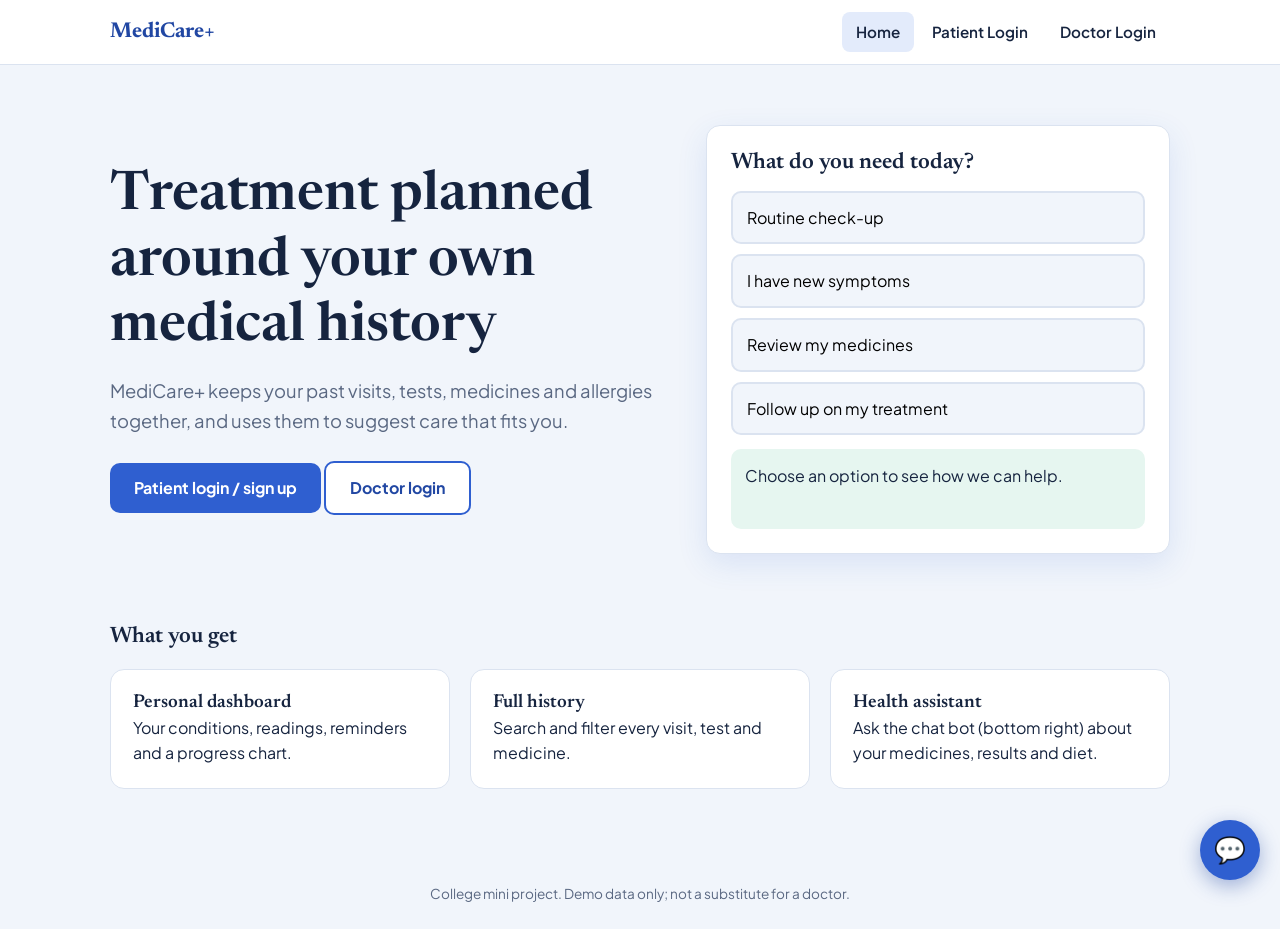
<file: index.html>
<!DOCTYPE html>
<html lang="en"><head><meta charset="UTF-8"><meta name="viewport" content="width=device-width,initial-scale=1">
<title>Home | MediCare+</title>
<link href="https://fonts.googleapis.com/css2?family=Newsreader:wght@600;700&family=Plus+Jakarta+Sans:wght@400;600;700&display=swap" rel="stylesheet">
<link rel="stylesheet" href="style.css"></head>
<body data-chat="1">
<header class="top"><div class="wrap"><a class="logo" href="index.html">MediCare+</a><nav id="nav" aria-label="Main"></nav></div></header>
<main>
<section class="hero"><div class="wrap">
 <div><h1>Treatment planned around your own medical history</h1>
 <p>MediCare+ keeps your past visits, tests, medicines and allergies together, and uses them to suggest care that fits you.</p>
 <a class="btn" href="login.html">Patient login / sign up</a> <a class="btn alt" href="doctor-login.html">Doctor login</a></div>
 <div class="panel"><h2>What do you need today?</h2>
  <div class="opts">
   <button class="opt" data-k="a">Routine check-up</button><button class="opt" data-k="b">I have new symptoms</button>
   <button class="opt" data-k="c">Review my medicines</button><button class="opt" data-k="d">Follow up on my treatment</button></div>
  <div class="result" id="result" aria-live="polite">Choose an option to see how we can help.</div></div>
</div></section>
<section class="feat"><div class="wrap"><h2>What you get</h2><div class="grid">
 <div class="card"><h3>Personal dashboard</h3><p>Your conditions, readings, reminders and a progress chart.</p></div>
 <div class="card"><h3>Full history</h3><p>Search and filter every visit, test and medicine.</p></div>
 <div class="card"><h3>Health assistant</h3><p>Ask the chat bot (bottom right) about your medicines, results and diet.</p></div>
</div></div></section></main>
<footer>College mini project. Demo data only; not a substitute for a doctor.</footer>
<script src="app.js"></script><script src="chatbot.js"></script></body></html>
</file>
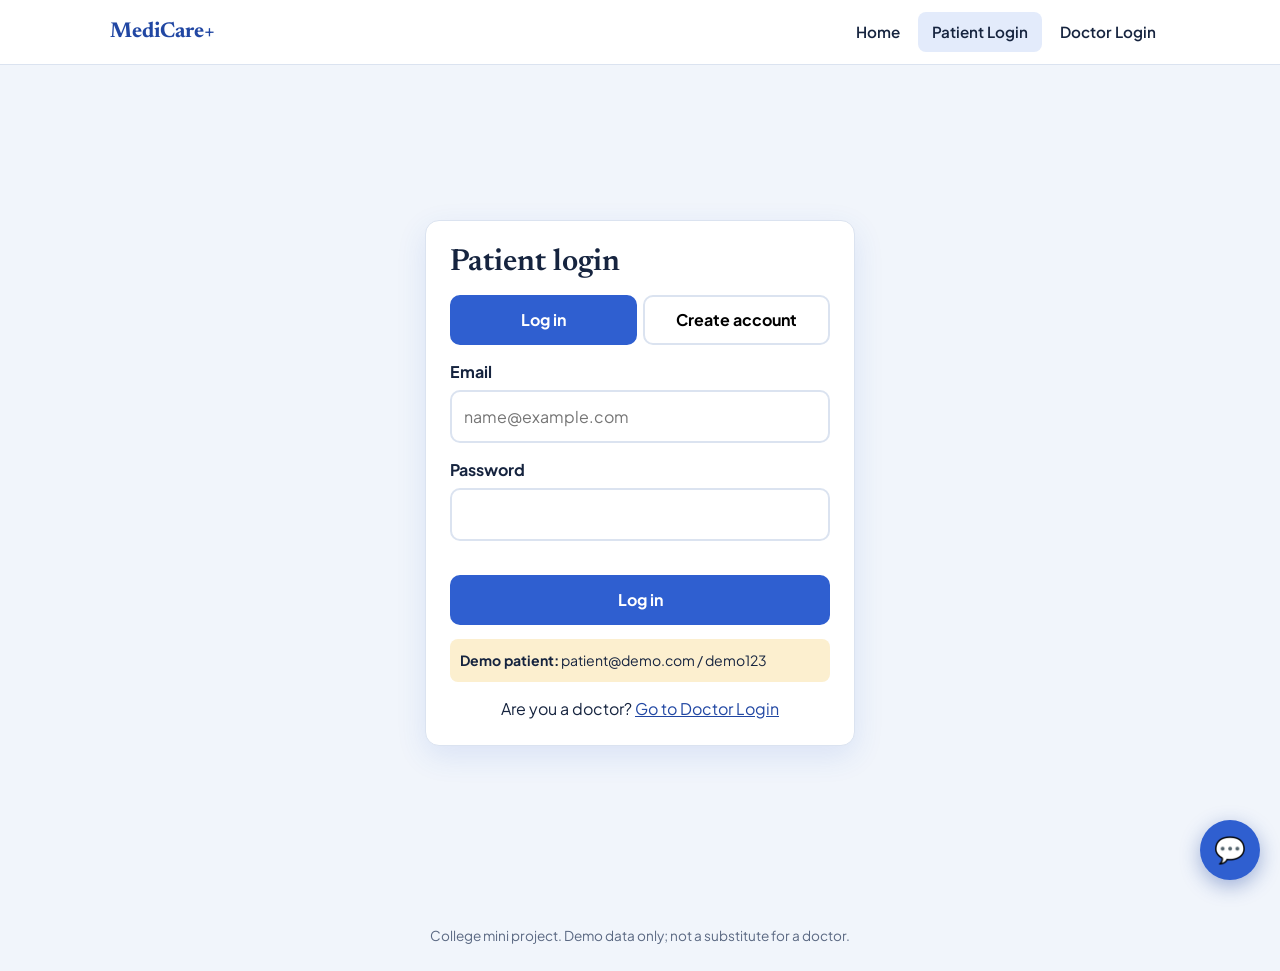
<file: dashboard.html>
<!DOCTYPE html>
<html lang="en"><head><meta charset="UTF-8"><meta name="viewport" content="width=device-width,initial-scale=1">
<title>Dashboard | MediCare+</title>
<link href="https://fonts.googleapis.com/css2?family=Newsreader:wght@600;700&family=Plus+Jakarta+Sans:wght@400;600;700&display=swap" rel="stylesheet">
<link rel="stylesheet" href="style.css"></head>
<body data-private="1" data-chat="1">
<header class="top"><div class="wrap"><a class="logo" href="index.html">MediCare+</a><nav id="nav" aria-label="Main"></nav></div></header>
<main class="page"><div class="wrap">
 <div class="head"><h1 id="hi" style="font-size:2rem"></h1><p>Your care summary, built from your history.</p></div>
 <div class="grid">
  <section class="card"><h2>Your profile</h2><div id="prof"></div><div class="big" id="vit" style="margin-top:10px"></div></section>
  <section class="card"><h2>Today's medicines</h2><ul class="list" id="meds"></ul></section>
  <section class="card rec"><h2>Recommended for you</h2><ul class="list" id="rec"></ul></section>
  <section class="card"><h2>Blood sugar, last 6 weeks</h2><svg id="chart" viewBox="0 0 400 150" role="img" aria-label="Blood sugar trend"></svg>
  <form id="sl" style="display:flex;gap:8px;margin-top:10px" novalidate><input name="val" type="number" placeholder="Log today's sugar (mg/dL)" aria-label="Blood sugar reading" style="flex:1;font:inherit;padding:9px 12px;border:2px solid var(--line);border-radius:10px"><button class="btn sm">Save</button></form><p class="err" id="slerr" role="alert"></p></section>
 </div></div></main>
<footer>College mini project. Demo data only; not a substitute for a doctor.</footer>
<script src="app.js"></script><script src="chatbot.js"></script></body></html>
</file>
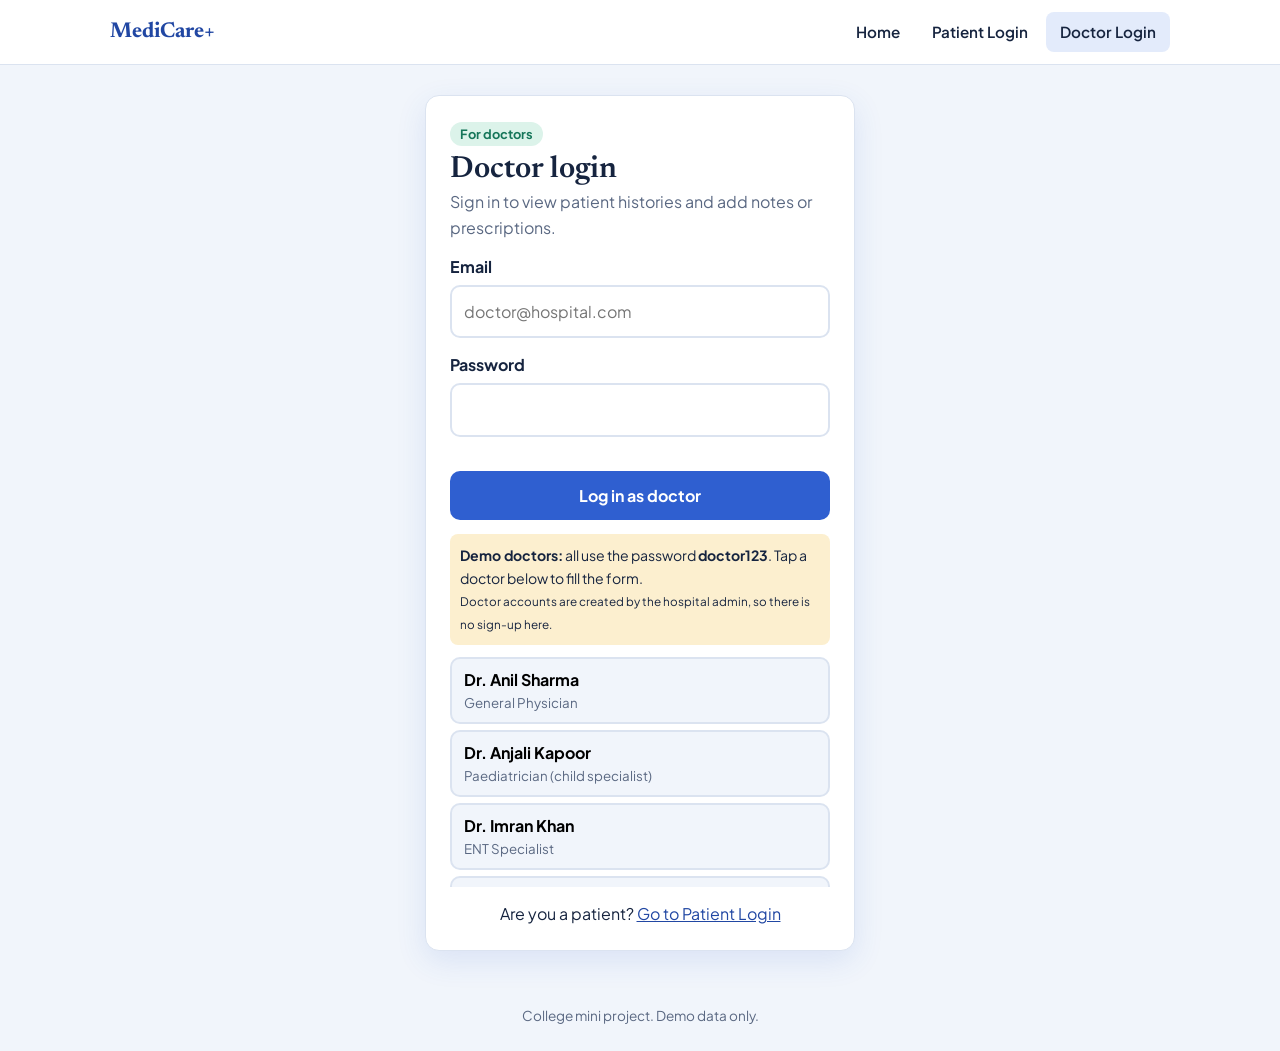
<file: doctor-login.html>
<!DOCTYPE html>
<html lang="en"><head><meta charset="UTF-8"><meta name="viewport" content="width=device-width,initial-scale=1">
<title>Doctor Login | MediCare+</title>
<link href="https://fonts.googleapis.com/css2?family=Newsreader:wght@600;700&family=Plus+Jakarta+Sans:wght@400;600;700&display=swap" rel="stylesheet">
<link rel="stylesheet" href="style.css"></head>
<body data-role="doctor">
<header class="top"><div class="wrap"><a class="logo" href="index.html">MediCare+</a><nav id="nav" aria-label="Main"></nav></div></header>
<main class="auth"><div class="panel">
 <span class="tag green">For doctors</span>
 <h1 style="font-size:1.9rem">Doctor login</h1>
 <p style="color:var(--soft)">Sign in to view patient histories and add notes or prescriptions.</p>
 <form id="lf" novalidate>
  <div class="f"><label for="email">Email</label><input id="email" name="email" type="email" autocomplete="email" placeholder="doctor@hospital.com"></div>
  <div class="f"><label for="pw">Password</label><input id="pw" name="pw" type="password" autocomplete="current-password"></div>
  <p class="err" id="err" role="alert"></p>
  <button class="btn" id="go" style="width:100%">Log in as doctor</button>
 </form>
 <p class="hint"><b>Demo doctors:</b> all use the password <b>doctor123</b>. Tap a doctor below to fill the form.<br><small>Doctor accounts are created by the hospital admin, so there is no sign-up here.</small></p>
 <div id="dl" class="dl"></div>
 <p style="margin-top:14px;text-align:center">Are you a patient? <a href="login.html">Go to Patient Login</a></p>
</div></main>
<footer>College mini project. Demo data only.</footer>
<script src="app.js"></script></body></html>
</file>
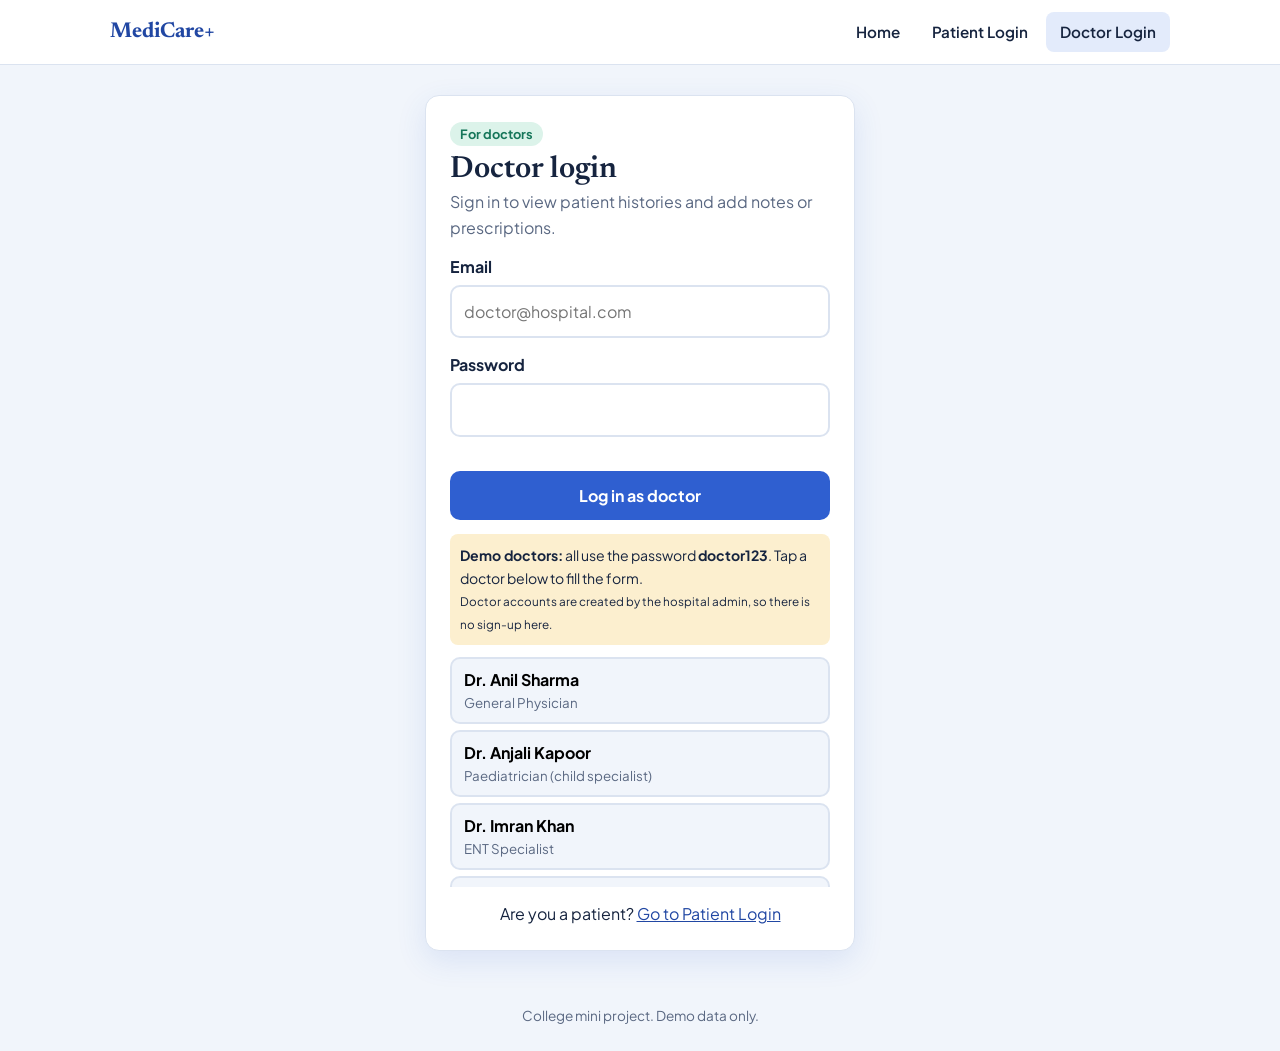
<file: doctor.html>
<!DOCTYPE html>
<html lang="en"><head><meta charset="UTF-8"><meta name="viewport" content="width=device-width,initial-scale=1">
<title>Doctor Portal | MediCare+</title>
<link href="https://fonts.googleapis.com/css2?family=Newsreader:wght@600;700&family=Plus+Jakarta+Sans:wght@400;600;700&display=swap" rel="stylesheet">
<link rel="stylesheet" href="style.css"></head>
<body data-private="doctor">
<header class="top"><div class="wrap"><a class="logo" href="index.html">MediCare+</a><nav id="nav" aria-label="Main"></nav></div></header>
<main class="page"><div class="wrap">
 <div class="head"><h1 id="dh" style="font-size:2rem">Doctor portal</h1><p>View patient histories and add your notes. Whatever you add appears in that patient's History.</p></div>
 <div class="big" id="dstats" style="margin-bottom:20px"></div>
 <div class="split">
  <aside class="card"><h2>Patients</h2>
   <input id="ps" type="search" placeholder="Search patients" aria-label="Search patients" class="sbox">
   <ul class="list plist" id="plist"></ul></aside>
  <section>
   <div class="card" id="pempty">Select a patient from the list to see their history.</div>
   <div id="pbody" hidden>
    <div class="card"><h2 id="pname"></h2><p id="pmail" style="color:var(--soft);margin-bottom:10px"></p><div id="pprof"></div><div class="big" id="pvit" style="margin-top:10px"></div></div>
    <div class="card" style="margin-top:20px"><h2>Add doctor's note or prescription</h2>
     <form id="df" novalidate>
      <div class="f"><label for="type">Type</label><select id="type" name="type"><option value="note">Doctor's note</option><option value="medicine">Prescription (medicine)</option><option value="test">Test advised or result</option><option value="visit">Visit summary</option><option value="condition">Diagnosis (condition)</option><option value="allergy">Allergy</option></select></div>
      <div class="f"><label for="title">Title</label><input id="title" name="title" maxlength="80" placeholder="e.g. Metformin 500 mg, Follow-up advice"></div>
      <div class="f"><label for="date">Date</label><input id="date" name="date" type="date"></div>
      <div class="f"><label for="note">Details</label><input id="note" name="note" maxlength="250" placeholder="Dose, advice, next visit..."></div>
      <p class="err" id="derr" role="alert"></p><button class="btn">Save to patient history</button> <span id="dok" style="color:var(--green);font-weight:700" role="status"></span>
     </form></div>
    <div style="margin-top:20px"><h2>History</h2><ul class="tl" id="ptl"></ul></div>
   </div>
  </section>
 </div>
</div></main>
<footer>College mini project. Demo data only; not a substitute for a doctor.</footer>
<script src="app.js"></script></body></html>
</file>
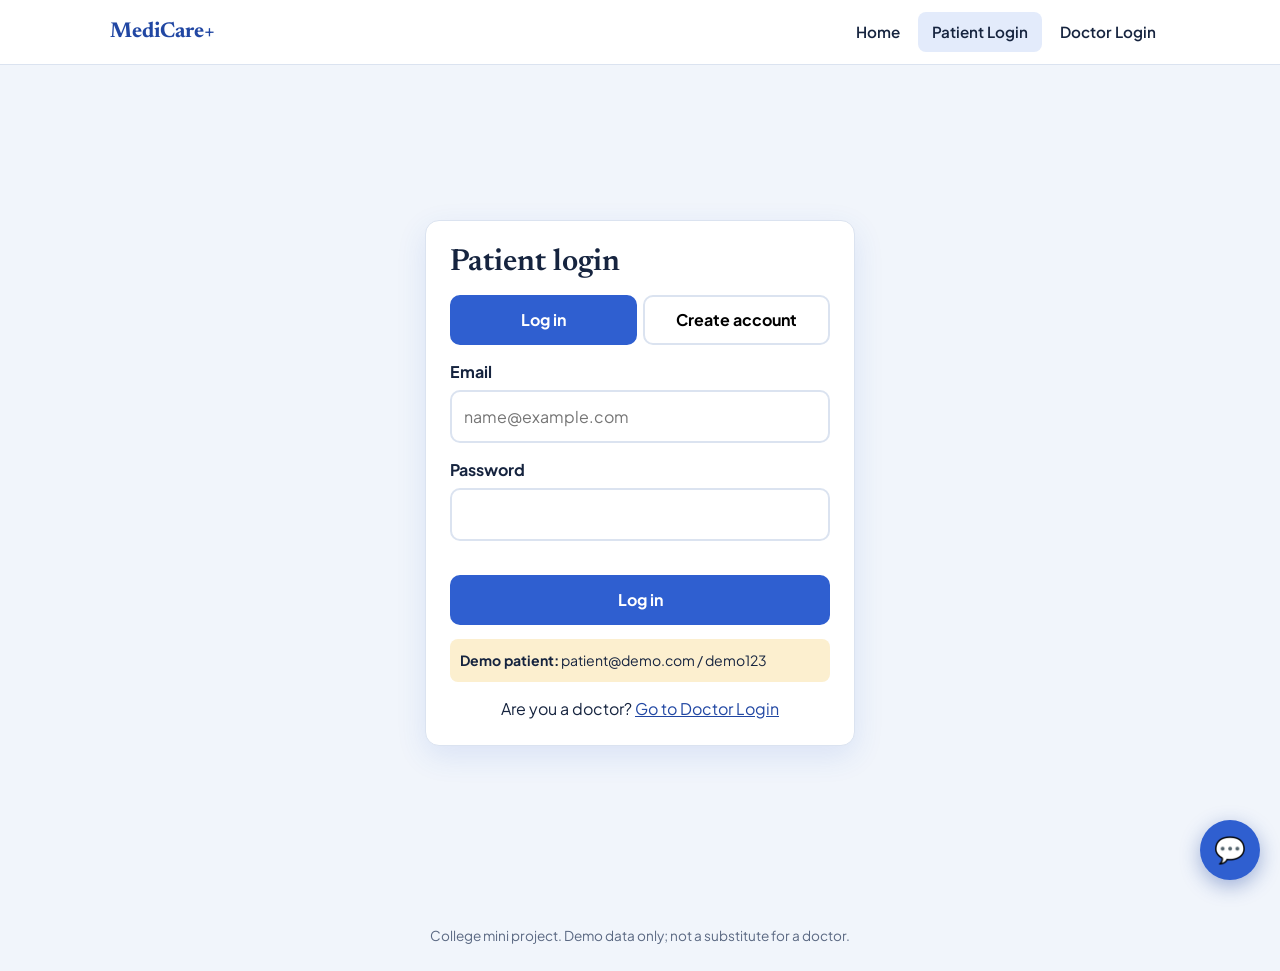
<file: history.html>
<!DOCTYPE html>
<html lang="en"><head><meta charset="UTF-8"><meta name="viewport" content="width=device-width,initial-scale=1">
<title>History | MediCare+</title>
<link href="https://fonts.googleapis.com/css2?family=Newsreader:wght@600;700&family=Plus+Jakarta+Sans:wght@400;600;700&display=swap" rel="stylesheet">
<link rel="stylesheet" href="style.css"></head>
<body data-private="1" data-chat="1">
<header class="top"><div class="wrap"><a class="logo" href="index.html">MediCare+</a><nav id="nav" aria-label="Main"></nav></div></header>
<main class="page"><div class="wrap">
 <div class="head"><h1 style="font-size:2rem">Medical history</h1><p>Click an entry to see details.</p></div>
 <details class="card addbox"><summary>+ Add a record</summary>
 <form id="af" novalidate class="af">
  <div class="f"><label for="type">Type</label><select id="type" name="type"><option value="visit">Doctor visit</option><option value="test">Test or report</option><option value="medicine">Medicine</option><option value="condition">Condition</option><option value="allergy">Allergy</option><option value="symptom">Symptom</option></select></div>
  <div class="f"><label for="title">Title</label><input id="title" name="title" placeholder="e.g. Blood test, Paracetamol 500 mg" maxlength="80"></div>
  <div class="f"><label for="date">Date</label><input id="date" name="date" type="date"></div>
  <div class="f"><label for="note">Notes (optional)</label><input id="note" name="note" placeholder="Result, dose, doctor's advice..." maxlength="200"></div>
  <p class="err" id="aerr" role="alert"></p><button class="btn">Save record</button> <span id="ok" style="color:var(--green);font-weight:700" role="status"></span>
 </form></details>
 <div class="bar"><input id="q" type="search" placeholder="Search your history" aria-label="Search">
  <select id="f" aria-label="Filter"><option value="all">All records</option><option value="visit">Visits</option><option value="test">Tests</option><option value="medicine">Medicines</option><option value="condition">Conditions</option><option value="allergy">Allergies</option><option value="symptom">Symptoms (chatbot)</option><option value="note">Doctor notes</option></select></div>
 <ul class="tl" id="tl"></ul><p id="none" hidden style="text-align:center;color:var(--soft)">No records match. Try another word or choose All records.</p>
</div></main>
<footer>College mini project. Demo data only; not a substitute for a doctor.</footer>
<script src="app.js"></script><script src="chatbot.js"></script></body></html>
</file>
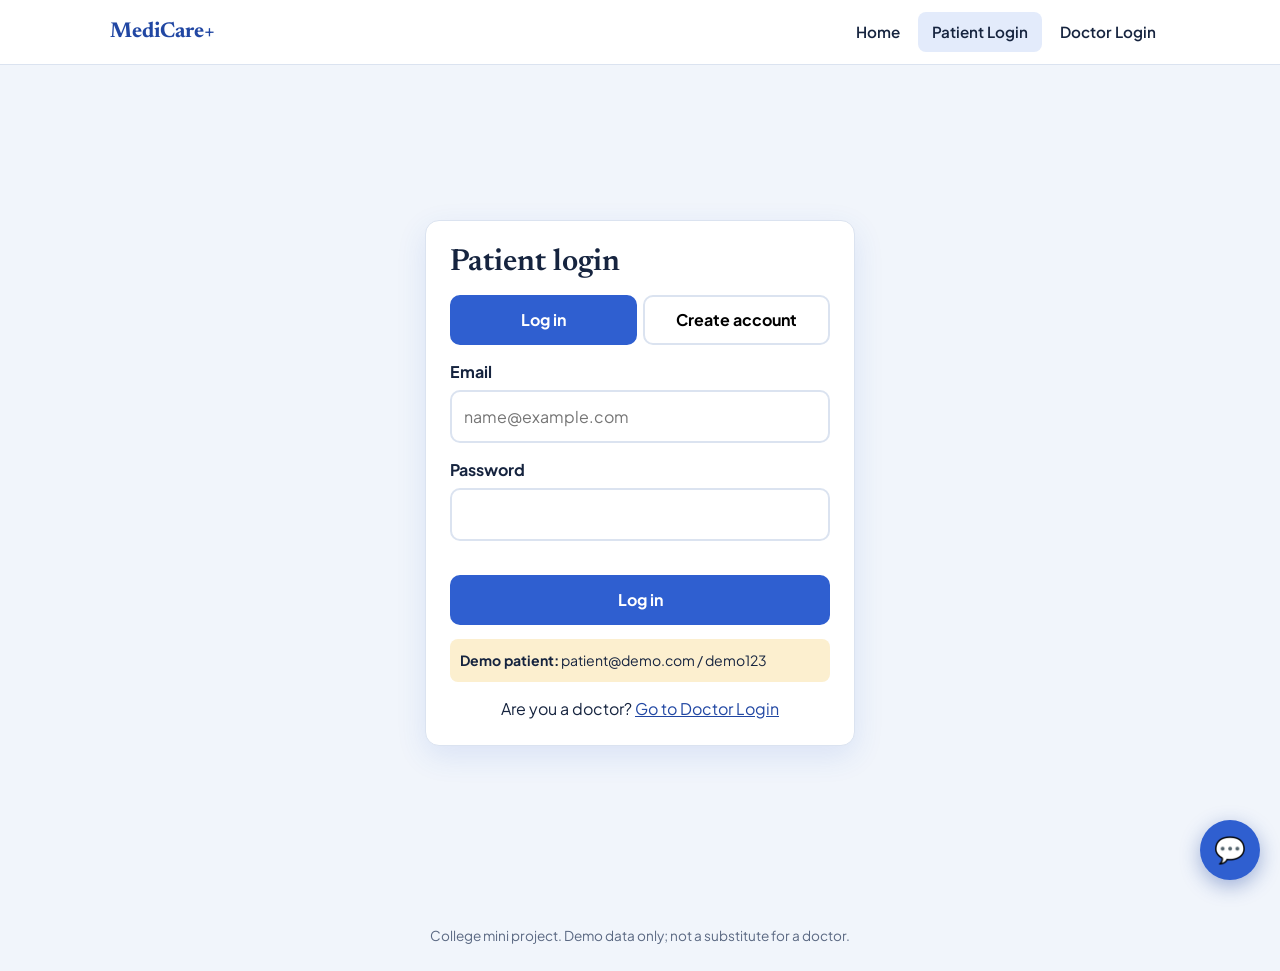
<file: login.html>
<!DOCTYPE html>
<html lang="en"><head><meta charset="UTF-8"><meta name="viewport" content="width=device-width,initial-scale=1">
<title>Patient Login | MediCare+</title>
<link href="https://fonts.googleapis.com/css2?family=Newsreader:wght@600;700&family=Plus+Jakarta+Sans:wght@400;600;700&display=swap" rel="stylesheet">
<link rel="stylesheet" href="style.css"></head>
<body data-chat="1" data-role="patient">
<header class="top"><div class="wrap"><a class="logo" href="index.html">MediCare+</a><nav id="nav" aria-label="Main"></nav></div></header>
<main class="auth"><div class="panel">
 <h1 style="font-size:1.9rem">Patient login</h1>
 <div class="tabs"><button class="on" data-m="in" type="button">Log in</button><button data-m="up" type="button">Create account</button></div>
 <form id="lf" novalidate>
  <div class="f" id="nmf" hidden><label for="nm">Full name</label><input id="nm" name="nm" autocomplete="name"></div>
  <div class="f"><label for="email">Email</label><input id="email" name="email" type="email" autocomplete="email" placeholder="name@example.com"></div>
  <div class="f"><label for="pw">Password</label><input id="pw" name="pw" type="password" autocomplete="current-password"></div>
  <p class="err" id="err" role="alert"></p>
  <button class="btn" id="go" style="width:100%">Log in</button>
 </form>
 <p class="hint"><b>Demo patient:</b> patient@demo.com / demo123</p>
<p style="margin-top:14px;text-align:center">Are you a doctor? <a href="doctor-login.html">Go to Doctor Login</a></p>
</div></main>
<footer>College mini project. Demo data only; not a substitute for a doctor.</footer>
<script src="app.js"></script><script src="chatbot.js"></script></body></html>
</file>
<file: style.css>
/* MediCare+ – College Mini Project: Personalised Treatment from Patient History */
:root{--ink:#16243f;--soft:#5a6882;--bg:#f1f5fb;--card:#fff;--blue:#2f5fd0;--blue-d:#2147a3;--green:#1f9d74;--amber:#e8a317;--red:#d6453d;--line:#dbe3f0;--r:14px;
--font:"Plus Jakarta Sans",system-ui,sans-serif;--disp:"Newsreader",Georgia,serif}
*{box-sizing:border-box;margin:0;padding:0}
body{font-family:var(--font);background:var(--bg);color:var(--ink);line-height:1.6}
h1,h2,h3{font-family:var(--disp);font-weight:600;line-height:1.2}
h1{font-size:clamp(2.1rem,5vw,3.4rem)}h2{font-size:1.4rem;margin-bottom:10px}
a{color:var(--blue-d)}:focus-visible{outline:3px solid var(--amber);outline-offset:2px}
.wrap{max-width:1100px;margin:0 auto;padding:0 20px}
.top{background:#fff;border-bottom:1px solid var(--line);position:sticky;top:0;z-index:20}
.top .wrap{display:flex;justify-content:space-between;align-items:center;height:64px}
.logo{font-family:var(--disp);font-weight:700;font-size:1.35rem;color:var(--blue-d);text-decoration:none}
nav{display:flex;gap:4px;flex-wrap:wrap}
nav a{text-decoration:none;color:var(--ink);padding:8px 14px;border-radius:8px;font-weight:600;font-size:.95rem}
nav a:hover,nav a.on{background:#e3ebfb}
.btn{display:inline-block;border:0;cursor:pointer;font:inherit;font-weight:700;background:var(--blue);color:#fff;padding:12px 24px;border-radius:10px;text-decoration:none}
.btn:hover{background:var(--blue-d)}.btn.alt{background:#fff;color:var(--blue-d);border:2px solid var(--blue)}.btn.sm{padding:7px 14px;font-size:.88rem}
/* hero */
.hero{padding:60px 0}.hero .wrap{display:grid;grid-template-columns:1.2fr 1fr;gap:40px;align-items:center}
.hero p{color:var(--soft);font-size:1.15rem;margin:16px 0 26px;max-width:48ch}
.panel{background:#fff;border:1px solid var(--line);border-radius:var(--r);padding:24px;box-shadow:0 10px 30px rgba(47,95,208,.12)}
.opts{display:grid;gap:10px;margin:14px 0}
.opt{font:inherit;text-align:left;cursor:pointer;background:var(--bg);border:2px solid var(--line);border-radius:10px;padding:12px 14px}
.opt:hover,.opt.on{border-color:var(--blue);background:#e3ebfb}
.result{background:#e6f6f0;border-radius:10px;padding:14px;min-height:80px}
.feat{padding:10px 0 70px}.feat .grid{margin-top:18px}
/* layout */
.grid{display:grid;grid-template-columns:repeat(auto-fit,minmax(270px,1fr));gap:20px}
.card{background:var(--card);border:1px solid var(--line);border-radius:var(--r);padding:22px}
.page{padding:30px 0 90px}.head{margin-bottom:22px}.head p{color:var(--soft)}
.tag{display:inline-block;padding:2px 10px;border-radius:99px;font-size:.8rem;font-weight:700;background:#e3ebfb;color:var(--blue-d);margin:0 6px 6px 0}
.tag.red{background:#fbe0de;color:#a02820}.tag.green{background:#dcf3ea;color:#16765a}.tag.amber{background:#fcefcf;color:#80580a}
.big{display:flex;gap:10px;flex-wrap:wrap}.big div{flex:1;min-width:90px;background:var(--bg);padding:12px;border-radius:10px}
.big b{display:block;font:600 1.5rem var(--disp)}.big span{font-size:.82rem;color:var(--soft)}
.list{list-style:none}.list li{display:flex;justify-content:space-between;align-items:center;gap:10px;padding:10px 0;border-bottom:1px solid var(--line)}
.list li:last-child{border:0}.done{text-decoration:line-through;color:var(--soft)}
.rec{border-left:5px solid var(--amber)}.rec li{display:block}
#chart{width:100%;height:170px}
/* auth */
.auth{min-height:calc(100vh - 64px);display:grid;place-items:center;padding:30px 20px}
.auth .panel{width:100%;max-width:430px}
.tabs{display:flex;gap:6px;margin:14px 0}.tabs button{flex:1;font:inherit;font-weight:700;padding:10px;border:2px solid var(--line);background:#fff;border-radius:10px;cursor:pointer}
.tabs button.on{background:var(--blue);color:#fff;border-color:var(--blue)}
.f{margin:14px 0}.f label{display:block;font-weight:700;margin-bottom:5px}
.f input{width:100%;font:inherit;padding:12px;border:2px solid var(--line);border-radius:10px}.f input:focus{border-color:var(--blue);outline:none}
.err{color:var(--red);min-height:1.4em;font-size:.9rem}.hint{background:#fcefcf;border-radius:8px;padding:10px;font-size:.88rem;margin-top:14px}
/* history */
.bar{display:flex;gap:10px;flex-wrap:wrap;margin-bottom:20px}.bar input{flex:1;min-width:200px;font:inherit;padding:10px 14px;border:2px solid var(--line);border-radius:10px}
.bar select{font:inherit;padding:10px;border:2px solid var(--line);border-radius:10px;background:#fff}
.tl{list-style:none;border-left:3px solid #c9d7f3;padding-left:22px;display:grid;gap:14px}
.tl li{position:relative}.tl li::before{content:"";position:absolute;left:-31px;top:20px;width:14px;height:14px;border-radius:50%;background:var(--blue);border:3px solid var(--bg)}
.tl details{background:#fff;border:1px solid var(--line);border-radius:var(--r);padding:14px 18px}
.tl summary{cursor:pointer;font-weight:700;display:flex;justify-content:space-between;gap:10px;flex-wrap:wrap}
.tl summary small{font-weight:400;color:var(--soft)}.tl details p{margin-top:8px;color:var(--soft)}
footer{text-align:center;font-size:.85rem;color:var(--soft);padding:24px}
/* chatbot */
#cb-btn{position:fixed;right:20px;bottom:20px;width:60px;height:60px;border-radius:50%;border:0;background:var(--blue);color:#fff;font-size:1.6rem;cursor:pointer;box-shadow:0 6px 20px rgba(33,71,163,.4);z-index:50}
#cb{position:fixed;right:20px;bottom:92px;width:350px;max-width:calc(100vw - 40px);height:480px;max-height:calc(100vh - 120px);background:#fff;border:1px solid var(--line);border-radius:16px;box-shadow:0 14px 40px rgba(22,36,63,.25);display:none;flex-direction:column;overflow:hidden;z-index:50}
#cb.open{display:flex}
#cb header{background:var(--blue);color:#fff;padding:12px 16px;font-weight:700}#cb header small{display:block;font-weight:400;opacity:.85}
#cb-log{flex:1;overflow-y:auto;padding:14px;display:flex;flex-direction:column;gap:8px;background:var(--bg)}
.m{max-width:85%;padding:9px 13px;border-radius:14px;font-size:.93rem;white-space:pre-line}
.m.bot{background:#fff;border:1px solid var(--line);align-self:flex-start}.m.me{background:var(--blue);color:#fff;align-self:flex-end}
.qr{display:flex;flex-wrap:wrap;gap:6px;padding:8px 12px;background:#fff;border-top:1px solid var(--line)}
.qr button{font:inherit;font-size:.82rem;border:1.5px solid var(--blue);background:#fff;color:var(--blue-d);border-radius:99px;padding:4px 11px;cursor:pointer}
#cb form{display:flex;gap:6px;padding:10px;border-top:1px solid var(--line)}
#cb input{flex:1;font:inherit;padding:9px 12px;border:2px solid var(--line);border-radius:10px}
@media(max-width:760px){.hero .wrap{grid-template-columns:1fr}}
@media(prefers-reduced-motion:reduce){*{transition:none!important}}
/* add-record form */
.addbox{margin-bottom:20px}.addbox summary{cursor:pointer;font-weight:700;color:var(--blue-d)}
.af{margin-top:10px}.af select,.f select{width:100%;font:inherit;padding:12px;border:2px solid var(--line);border-radius:10px;background:#fff}
.del{margin-top:10px;color:var(--red);border-color:var(--red)}
/* doctor portal */
.split{display:grid;grid-template-columns:300px 1fr;gap:20px;align-items:start}
.sbox{width:100%;font:inherit;padding:10px 14px;border:2px solid var(--line);border-radius:999px;margin-bottom:10px}
.plist li{display:block;padding:4px 0}
.pbtn{width:100%;text-align:left;font:inherit;cursor:pointer;background:var(--bg);border:2px solid var(--line);border-radius:10px;padding:10px 12px}
.pbtn:hover,.pbtn.on{border-color:var(--blue);background:#e3ebfb}
@media(max-width:760px){.split{grid-template-columns:1fr}}
/* demo doctor list */
.dl{display:grid;gap:6px;margin-top:12px;max-height:230px;overflow-y:auto}
.dbtn{font:inherit;text-align:left;cursor:pointer;background:var(--bg);border:2px solid var(--line);border-radius:10px;padding:8px 12px;display:flex;flex-direction:column}
.dbtn small{color:var(--soft)}.dbtn:hover{border-color:var(--blue);background:#e3ebfb}
</file>
